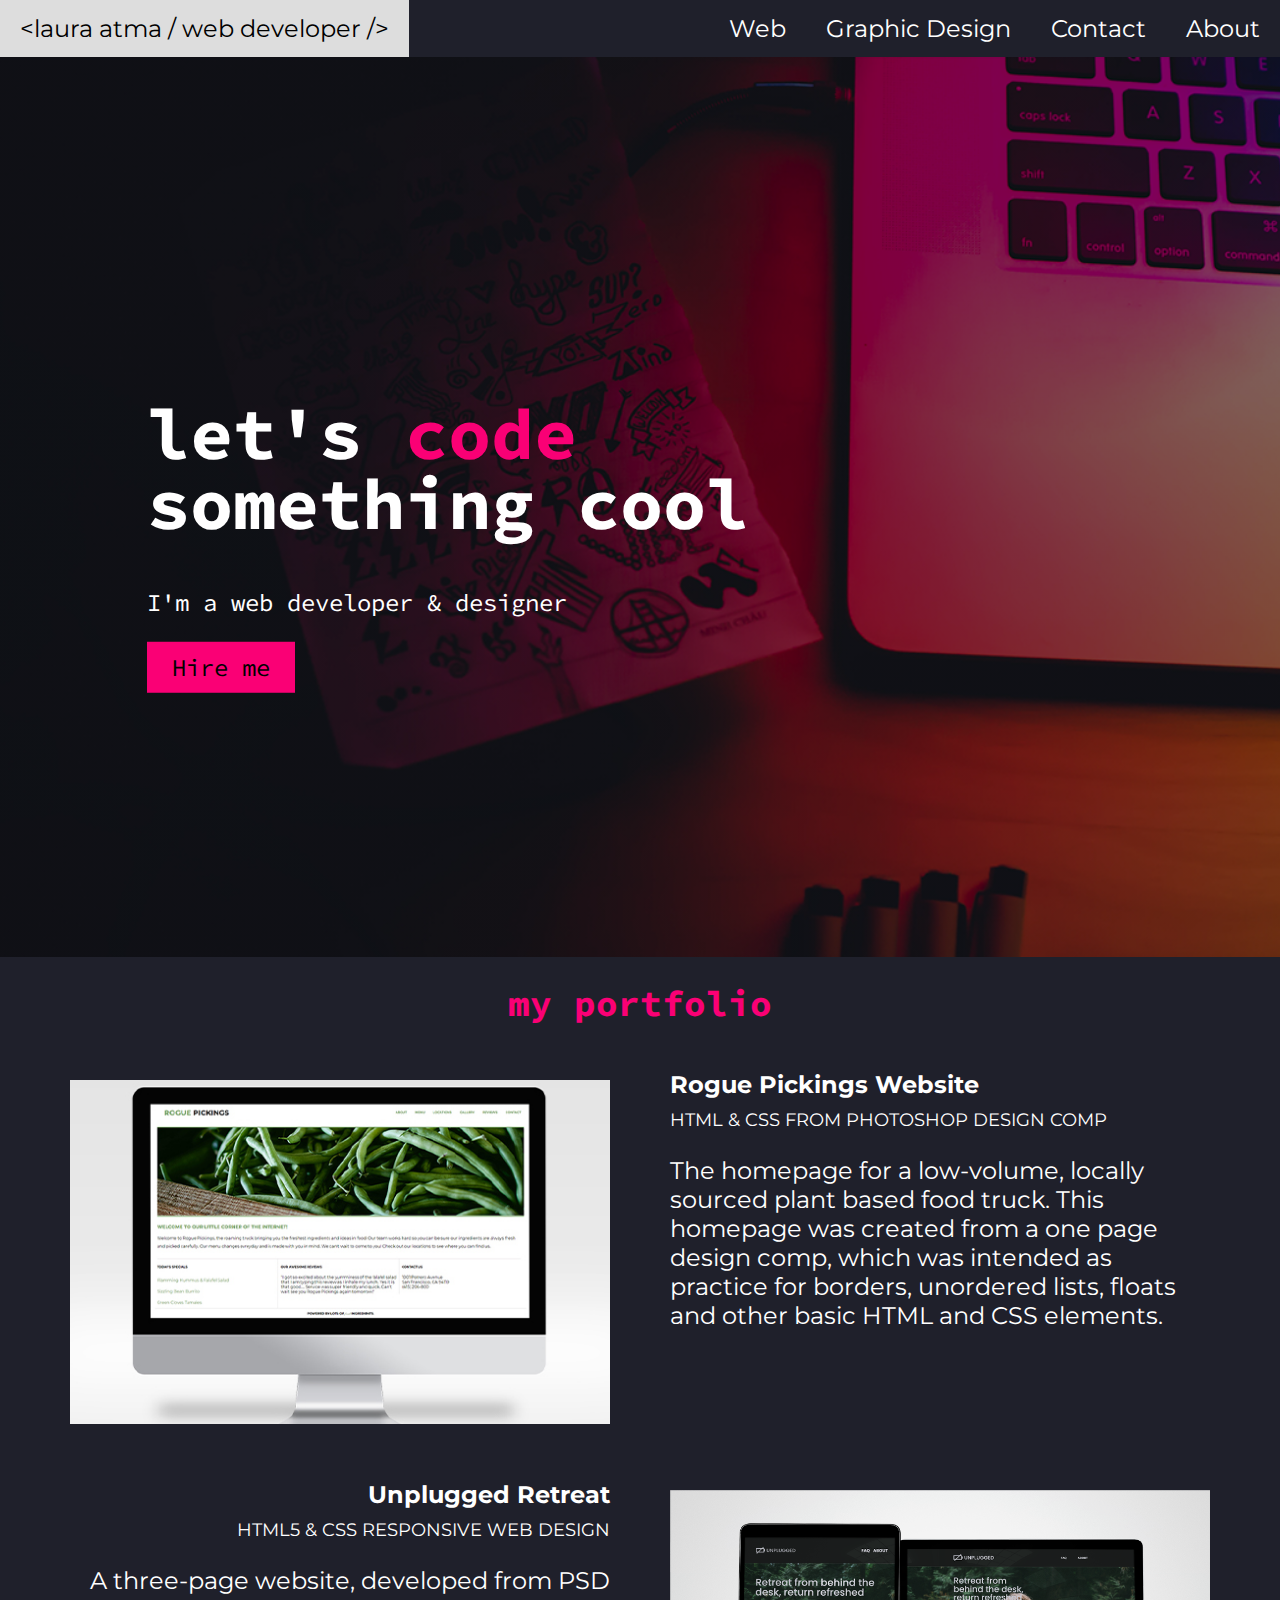
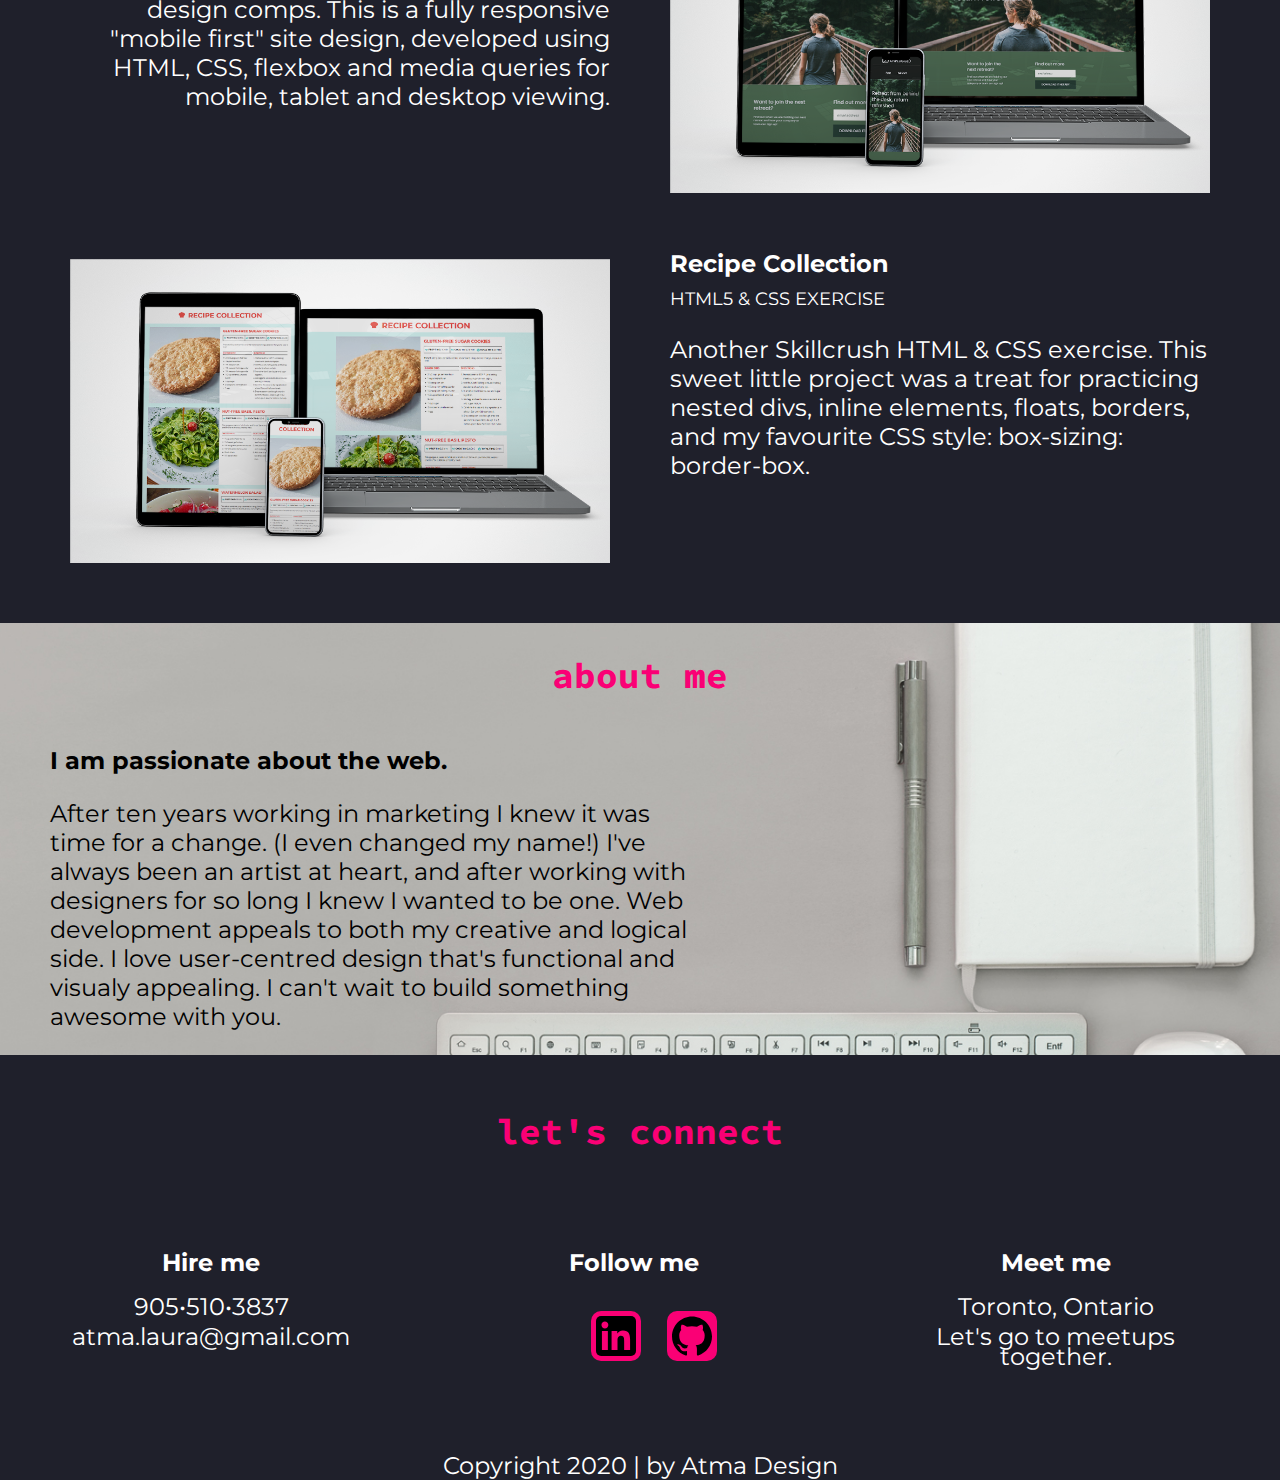
<file: index.html>
<!DOCTYPE html>
<html lang="en">
  <head>
    <title>Laura Atma | Web Developer</title>
    <link rel="stylesheet" href="css/normalize.css">
    <link rel="stylesheet" href="css/main.css">
    <meta charset="UTF-8">
    <meta name="viewport" content="width=device-width, initial-scale=1">
    <link href="https://fonts.googleapis.com/css2?family=Source+Code+Pro:wght@600&display=swap" rel="stylesheet">
    <link href="https://fonts.googleapis.com/css2?family=Montserrat&display=swap" rel="stylesheet">
  </head>

<body>
    <div class="navbar">
          <a href="index.html"> &#60;laura atma / web developer /&#62; </a>
          <a href="#about-me" class="right">About</a>
          <a href="#contact" class="right">Contact</a>
          <a href="graphic-design/index.html" class="right">Graphic Design</a>
          <a href="#portfolio" class="right">Web</a>

    </div>

    <div class="hero-image">
        <div class="hero-text">
          <h1>let's <span>code</span><br>
          something cool</h1>
          <p>I'm a web developer &amp; designer</p>
          <a href="#contact">Hire me</a>
          </div>
        </div>

      <main>
          <section id="portfolio">
            <div class="clearfix">
              <h1>my portfolio</h1>
                  <div class="image-block">
                    <img src="img/rogue.jpg" alt="Sample1 Rogue Pickings" style="width:100%"/>
                  </div>
                  <div class="text-block">
                      <h2>Rogue Pickings Website</h2>
                        <p><span class="subtitle">HTML &amp; CSS from Photoshop Design Comp </span></p>
                          <p> The homepage for a low-volume, locally sourced plant based food truck. This homepage was created from a one page design comp, which was intended as practice for borders, unordered lists, floats and other basic HTML and CSS elements. </p>
                  </div>
              </div>

              <div class="clearfix">
                  <div class="text-block right">
                      <h2>Unplugged Retreat</h2>
                      <p><span class="subtitle"> HTML5 &amp; CSS Responsive Web Design </span></p>
                        <p> A three-page website, developed from PSD design comps. This is a fully responsive "mobile first" site design, developed using HTML, CSS, flexbox and media queries for mobile, tablet and desktop viewing. </p>
                  </div>
                  <div class="image-block">
                      <img src="img/unplugged-responsive.png" alt="Sample2 Unplugged responsive" style="width:100%"/>
                  </div>
              </div>

              <div class="clearfix">
                  <div class="image-block">
                    <img src="img/recipecard-mock.png" alt="Sample3 Recipe cards" style="width:100%"/>
                  </div>
                  <div class="text-block left">
                      <h2>Recipe Collection</h2>
                        <p><span class="subtitle"> HTML5 &amp; CSS Exercise </span> </p>
                      <p> Another Skillcrush HTML & CSS exercise. This sweet little project was a treat for practicing nested divs, inline elements, floats, borders, and my favourite CSS style: box-sizing: border-box.  </p>
                  </div>
              </div>
             </section><!-- ends portfolio section -->

             <section id="about-me">
               <h1>about me</h1>
                   <div class="about-me-text">
                     <p><strong>I am passionate about the web.</strong><p>
                       <p>After ten years working in marketing I knew it was time for a change. (I even changed my name!) I've always been an artist at heart, and after working with designers for so long I knew I wanted to be one. Web development appeals to both my creative and logical side. I love user-centred design that's functional and visualy appealing. I can't wait to build something awesome with you.<p>
                   </div>
             </section>

             <section id="contact">
               <h1>let's connect</h1>
                  <div class="column-contact">
                     <h2>Hire me</h2>
                     <p>905&bull;510&bull;3837</p>
                     <p>atma.laura@gmail.com</p>
                  </div>
                  <div class="column-contact">
                    <h2>Follow me</h2>
                      <ul class="social-media">
                        <li><a href="https://www.linkedin.com/in/laurahagglund"><img src="img/linkedin.svg" alt="linkedin icon"></a></li>
                        <li><a href=""><img src="img/github.svg" alt="GitHub" title="GitHub"></a></li>
                      </ul>
                  </div>
                  <div class="column-contact">
                     <h2>Meet me</h2>
                     <p>Toronto, Ontario</p>
                     <p>Let's go to meetups together.</p>
                  </div>
             </section>
            <footer>
                <p>Copyright 2020 | by Atma Design</p>
            </footer>
          </main>
    </body>
</html>
</file>
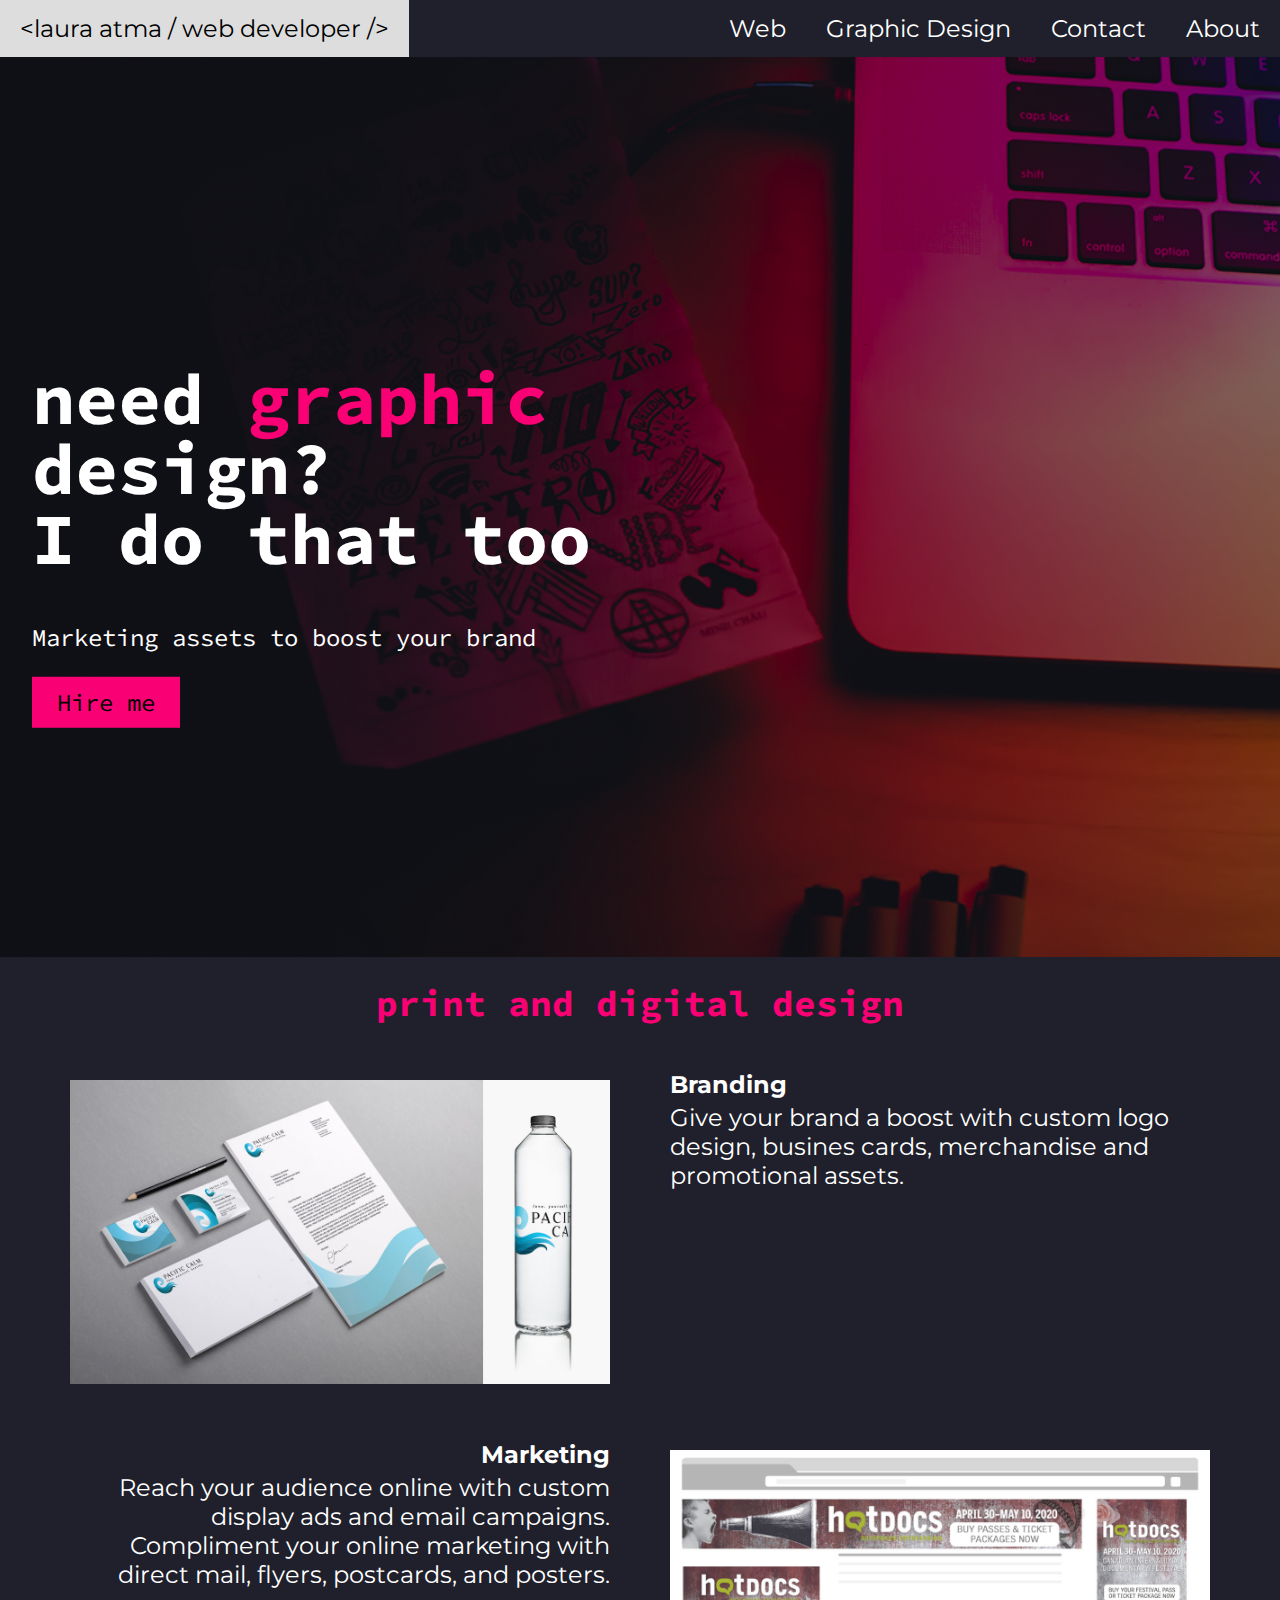
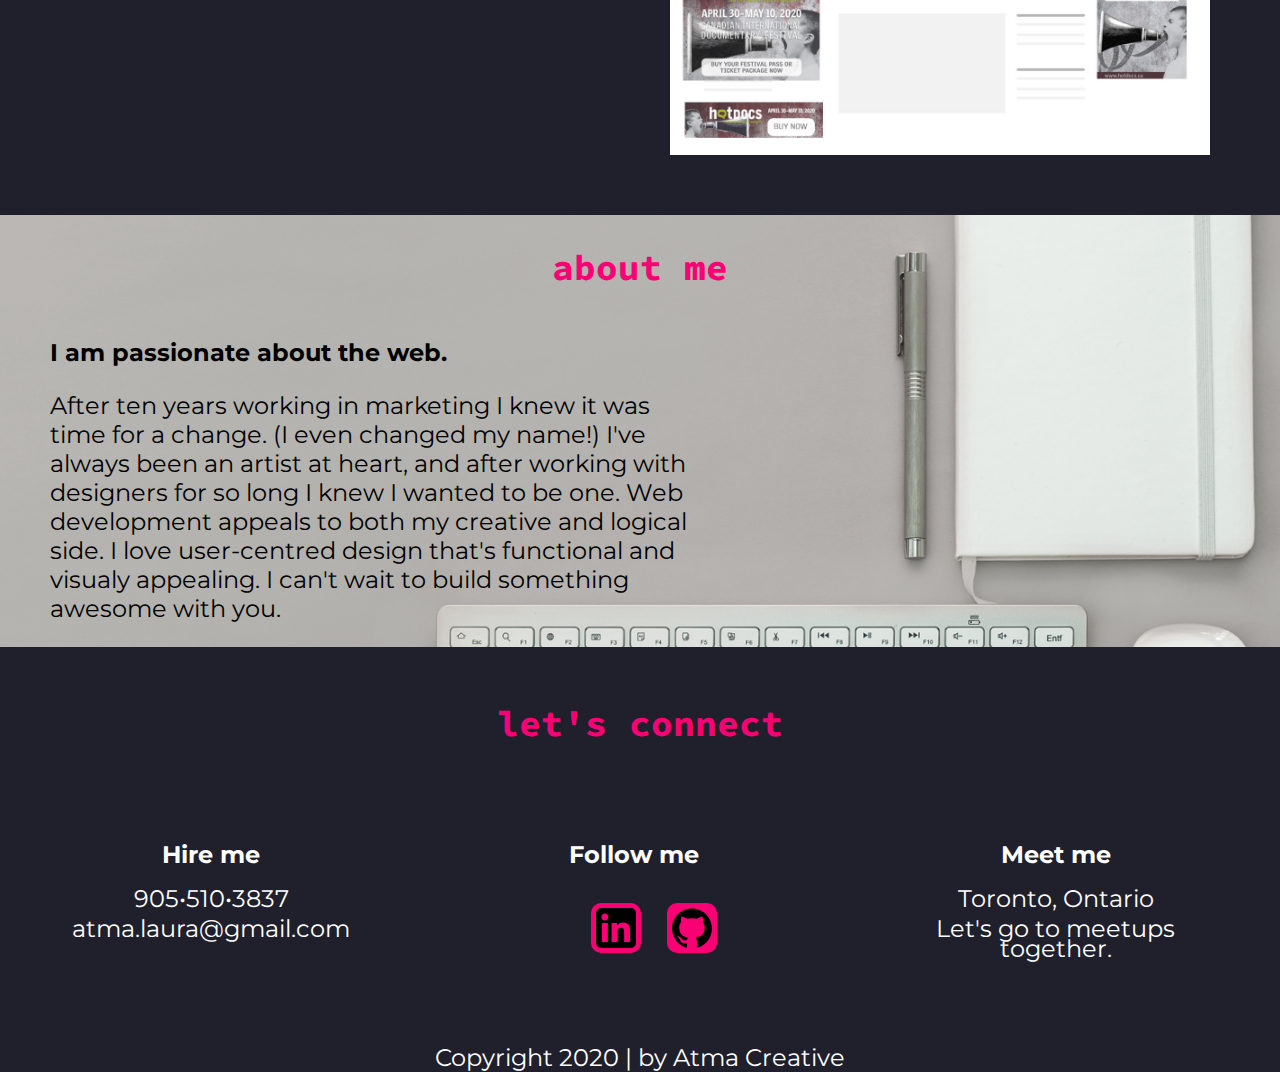
<file: graphic-design/index.html>
<!DOCTYPE html>
<html lang="en">
  <head>
    <title>Laura Atma | Web Developer</title>
    <link rel="stylesheet" href="../css/normalize.css">
    <link rel="stylesheet" href="../css/main.css">
    <meta charset="UTF-8">
    <meta name="viewport" content="width=device-width, initial-scale=1">
    <link href="https://fonts.googleapis.com/css2?family=Source+Code+Pro:wght@600&display=swap" rel="stylesheet">
    <link href="https://fonts.googleapis.com/css2?family=Montserrat&display=swap" rel="stylesheet">
  </head>

<body>
    <div class="navbar">
          <a href="../index.html"> &#60;laura atma / web developer /&#62; </a>
          <a href="#about-me" class="right">About</a>
          <a href="#contact" class="right">Contact</a>
          <a href="graphic-design/index.html" class="right">Graphic Design</a>
          <a href="../index.html" class="right">Web</a>
    </div>

    <div class="hero-image">
        <div class="hero-text">
          <h1>need <span>graphic</span> design?<br>
          I do that too</h1>
          <p>Marketing assets to boost your brand</p>
          <a href="#contact">Hire me</a>
          </div>
        </div>

      <main>
          <section id="portfolio">
              <h1>print and digital design</h1>
              <p><p>

                <div class="clearfix">
                      <div class="image-block">
                        <img src="../img/Pacific-Calm-brand.jpg" alt="Branding" style="width:100%"/>
                      </div>
                      <div class="text-block">
                          <h2>Branding</h2>
                              <p>Give your brand a boost with custom logo design, busines cards, merchandise and promotional assets. </p>
                      </div>
                  </div>

                  <div class="clearfix">
                      <div class="text-block right">
                          <h2>Marketing</h2>
                            <p>Reach your audience online with custom display ads and email campaigns. Compliment your online marketing with direct mail, flyers, postcards, and posters.  </p>
                      </div>
                      <div class="image-block">
                          <img src="../img/1920x1080-ad-mock.jpg" alt="Display ads" style="width:100%"/>
                      </div>
                  </div>


              </div>
             </section><!-- ends portfolio section -->

             <section id="about-me">
               <h1>about me</h1>
                   <div class="about-me-text">
                     <p><strong>I am passionate about the web.</strong><p>
                       <p>After ten years working in marketing I knew it was time for a change. (I even changed my name!) I've always been an artist at heart, and after working with designers for so long I knew I wanted to be one. Web development appeals to both my creative and logical side. I love user-centred design that's functional and visualy appealing. I can't wait to build something awesome with you.<p>
                   </div>
             </section>

             <section id="contact">
               <h1>let's connect</h1>
                  <div class="column-contact">
                     <h2>Hire me</h2>
                     <p>905&bull;510&bull;3837</p>
                     <p>atma.laura@gmail.com</p>
                  </div>
                  <div class="column-contact">
                    <h2>Follow me</h2>
                      <ul class="social-media">
                        <li><a href="https://www.linkedin.com/in/laurahagglund"><img src="../img/linkedin.svg" alt="linkedin icon"></a></li>
                        <li><a href=""><img src="../img/github.svg" alt="GitHub" title="GitHub"></a></li>
                      </ul>
                  </div>
                  <div class="column-contact">
                     <h2>Meet me</h2>
                     <p>Toronto, Ontario</p>
                     <p>Let's go to meetups together.</p>
                  </div>
             </section>
            <footer>
                <p>Copyright 2020 | by Atma Creative</p>
            </footer>
          </main>
    </body>
</html>
</file>
<file: css/main.css>
/*universal styles*/
body, html {
  height: 100%;
  margin: 0 auto;
  font-family: 'Montserrat', sans-serif;
  font-size: 24px;
  background-color: #1f202b;
  max-width: 1600px;
}

h1 {
  font-family: 'Source Code Pro', monospace;
  font-size: 36px;
  color: #fa0075;
  text-align: center;
  padding-top: 30px;
}

h2 {
  font-family: 'Montserrat', sans-serif;
  font-size: 24px;
  font-weight: bold;
  margin-top: 20px;
}


/* Style the top navigation bar */
.navbar {
  overflow: hidden;
  background-color: #1f202b;
}

/* Style the navigation bar links */
.navbar a {
  float: left;
  display: block;
  color: white;
  text-align: center;
  padding: 14px 20px;
  text-decoration: none;
}

/* Right-aligned links */
.navbar a.right {
  float: right;
}

/* Change color on hover */
.navbar a:hover {
  background-color: #ddd;
  color: black;
}

/*hero header---*/
.hero-image {
  background-image: linear-gradient(rgba(0, 0, 0, 0.5), rgba(0, 0, 0, 0.5)), url('../img/hero-background.png');
  height: 100%;
  background-position: center;
  background-repeat: no-repeat;
  background-size: cover;
  position: relative;
}

.hero-text {
  font-family: 'Source Code Pro', monospace;
  /*font-size: 24px;*/
  text-align: left;
  position: absolute;
  top: 50%;
  left: 35%;
  transform: translate(-50%, -50%);
  color: white;
}

.hero-text h1 {
  font-size: 72px;
  line-height: 70px;
  text-align: left;
  color: white;
}

.hero-text span {
  color: #fa0075;
}

.hero-text a {
  border: none;
  outline: 0;
  display: inline-block;
  padding: 10px 25px;
  background-color: #fa0075;
  color: black;
  text-align: center;
  cursor: pointer;
}

.hero-text  a{
  text-decoration: none;
  color: black;
}

.hero-text a:hover {
  background-color: #555;
  color: white;
}


/* PORTFOLIO SECTION with two equal columns. I'd like to reduce the column size and keep it centred but not sure how*/
#portfolio {
  margin: 0 auto;
  max-width: 1200px;
}

* {
  box-sizing: border-box;
}

.image-block {
  float: left;
  width: 50%;
  padding:30px;
}

.text-block {
  float: left;
  width: 50%;
  color: white;
  padding: 0 30px;
}

.left {
  text-align: left;
}

/* left side column has right aligned text */
.right {
  text-align: right;
}

#portfolio h1 {
  padding-top: 0px;
}

#portfolio h2 {
  margin-bottom: -20px
  }

span.subtitle {
  text-transform: uppercase;
  font-size: 18px;
}

/* Clear floats after each sample */
.clearfix::after {
  content: "";
  clear: both;
  display: table;
}

/*ABOUT ME-------------------------------------------------------------- */
#about-me {
  background-image: url('../img/about-me.jpg');
  height: 100%;
  max-width: 1600px;
  background-position: center;
  background-repeat: no-repeat;
  background-size: cover;
  position: relative;
}

.about-me-text {
  text-align: left;
  color: black;
  overflow: auto;
  max-width: 700px;
  padding-left: 50px;
}

/* CONTACT SECTION */
#contact {
  color: white;
  margin: 0 auto;
  text-align: center;
}

#contact p {
  padding: 0;
  margin: 10px;
}
/* CONTACT SECTION has three columns.------------------------------------------------- */
.column-contact {
  float: left;
  width: 33%;
  padding: 50px;
  margin: 0 auto;
  text-align: center;
}

.column-contact p {
  line-height: 20px;
}

ul.social-media img {
    padding: 5px;
    border-radius: 10px;
    background-color: #fa0075;
    width: 50px;
    height: 50px;
}

ul.social-media li {
  display: inline-block;
  padding: 10px;
}

footer {
  clear: both;
  color: white;
  margin: 0 auto;
  text-align: center;
}
</file>
